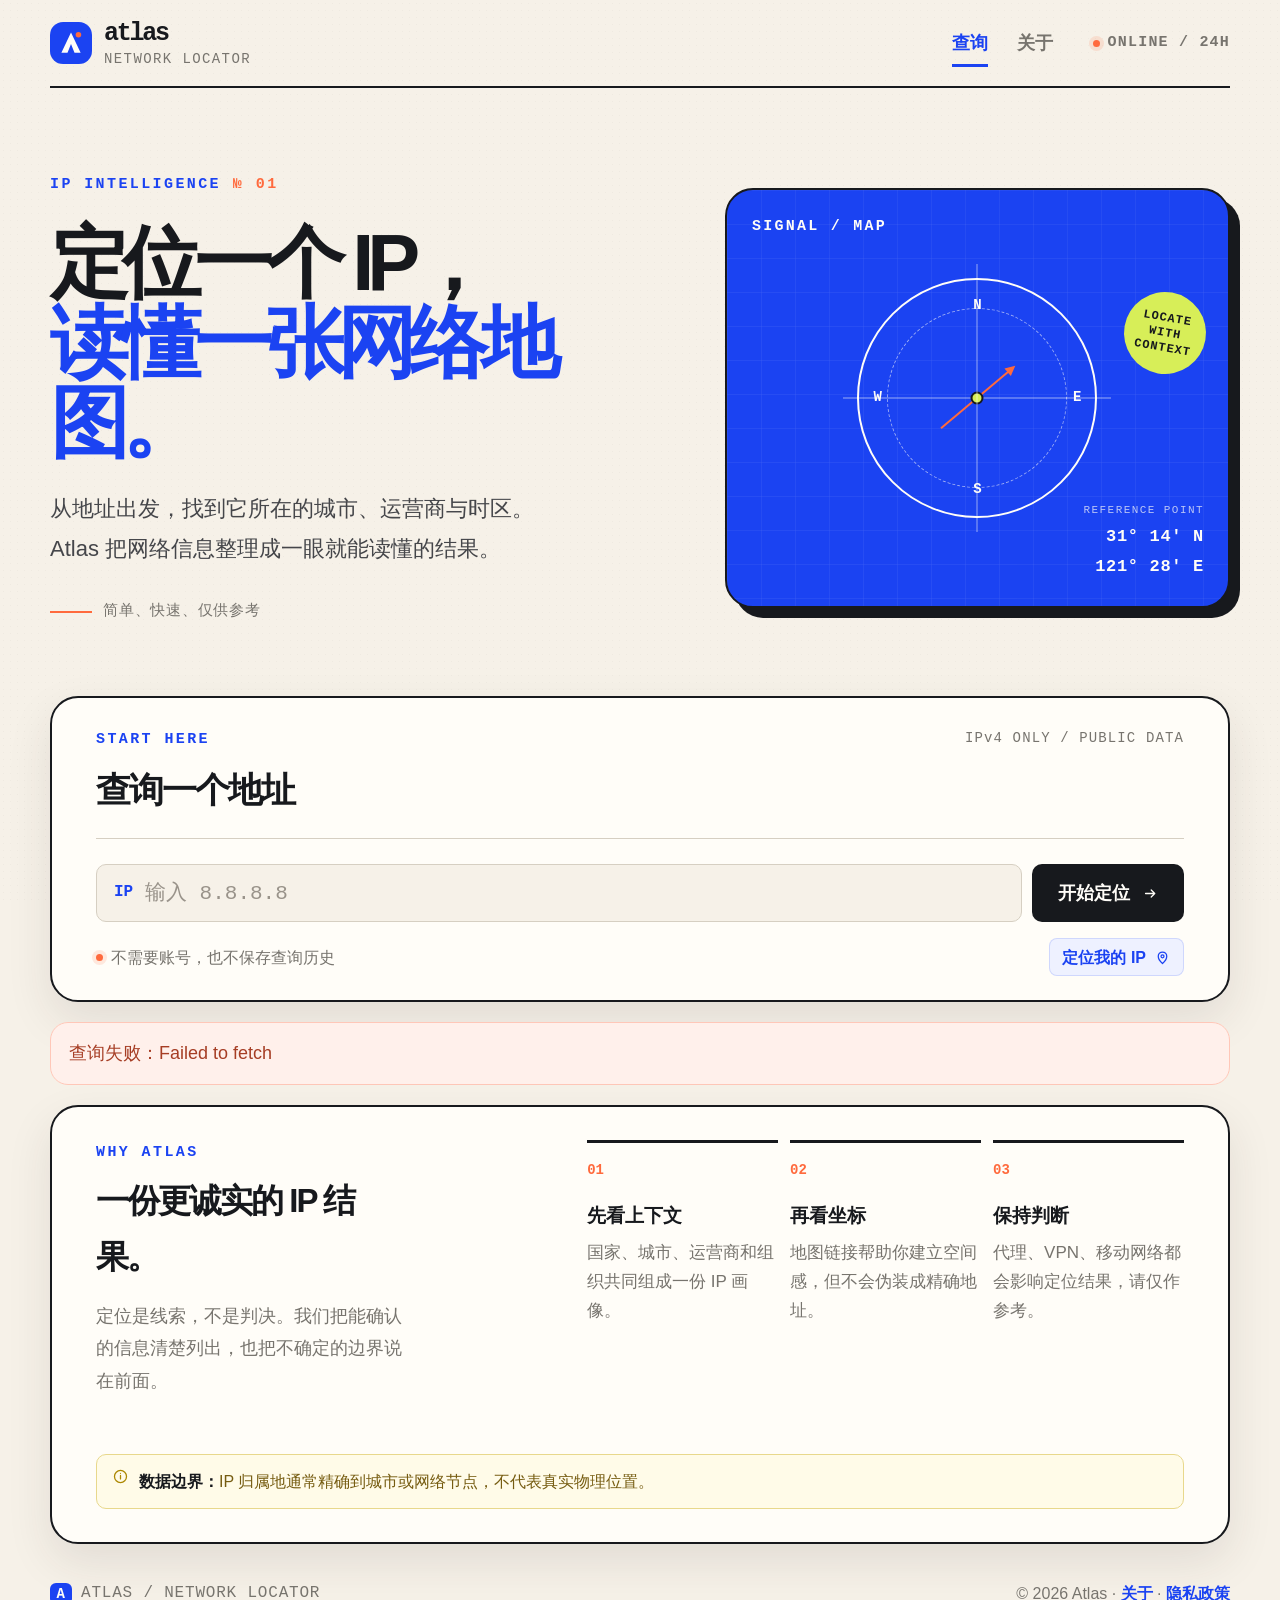
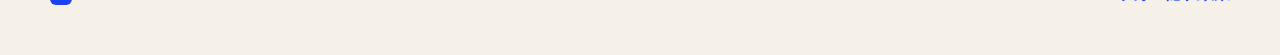
<file: index.html>
<!DOCTYPE html>
<html lang="zh-CN">
<head>
    <meta charset="UTF-8">
    <meta name="viewport" content="width=device-width, initial-scale=1.0">
    <meta name="theme-color" content="#f6f1e8">
    <title>Atlas — IP 归属地查询</title>
    <meta name="description" content="快速查询 IP 地址的网络归属地、运营商、坐标与时区信息。">
    <link rel="icon" href="favicon.svg" type="image/svg+xml">
    <link rel="stylesheet" href="css/style.css">
</head>
<body>
    <div class="site-shell">
        <nav class="top-nav" aria-label="主导航">
            <a class="brand" href="index.html" aria-label="Atlas 首页">
                <span class="brand-mark" aria-hidden="true"><svg viewBox="0 0 48 48" fill="none"><rect width="48" height="48" rx="15" fill="currentColor"></rect><path d="m13 35 11-23 11 23h-7l-4-10-4 10h-7Z" fill="#fffdf8"></path><circle cx="32.5" cy="14.5" r="3.2" fill="#ff6a3d"></circle></svg></span>
                <span class="brand-copy"><strong>atlas</strong><small>network locator</small></span>
            </a>
            <div class="nav-right"><div class="nav-links"><a href="index.html" class="active">查询</a><a href="about.html">关于</a></div><span class="grid-tag"><span></span> ONLINE / 24H</span></div>
        </nav>

        <main>
            <section class="hero-grid" aria-labelledby="hero-title">
                <div class="hero-copy">
                    <p class="eyebrow">IP INTELLIGENCE <span>№ 01</span></p>
                    <h1 id="hero-title">定位一个 IP，<br><span>读懂一张网络地图。</span></h1>
                    <p class="hero-lede">从地址出发，找到它所在的城市、运营商与时区。Atlas 把网络信息整理成一眼就能读懂的结果。</p>
                    <div class="hero-signature"><span class="signature-line"></span><span>简单、快速、仅供参考</span></div>
                </div>
                <div class="hero-art" aria-hidden="true">
                    <div class="art-label">SIGNAL / MAP</div>
                    <div class="art-compass"><span class="compass-n">N</span><span class="compass-e">E</span><span class="compass-s">S</span><span class="compass-w">W</span><div class="compass-cross"></div><div class="compass-needle"></div><div class="compass-dot"></div></div>
                    <div class="art-coordinate"><small>REFERENCE POINT</small><strong>31° 14' N</strong><strong>121° 28' E</strong></div>
                    <div class="art-sticker">LOCATE<br>WITH<br>CONTEXT</div>
                </div>
            </section>

            <section id="lookup" class="lookup-card" aria-labelledby="lookup-title">
                <div class="lookup-card-head"><div><p class="section-kicker">START HERE</p><h2 id="lookup-title">查询一个地址</h2></div><span class="lookup-count">IPv4 ONLY / PUBLIC DATA</span></div>
                <form id="lookupForm" class="search-box" onsubmit="event.preventDefault(); queryIP();">
                    <label class="sr-only" for="ipInput">IP 地址</label>
                    <div class="input-wrap"><span class="input-prefix">IP</span><input type="text" id="ipInput" inputmode="decimal" placeholder="输入 8.8.8.8" autocomplete="off" spellcheck="false"></div>
                    <button id="searchBtn" type="submit"><span class="btn-text">开始定位</span><svg viewBox="0 0 24 24" aria-hidden="true"><path d="M5 12h13m-5-5 5 5-5 5"></path></svg></button>
                </form>
                <div class="lookup-foot"><span><span class="online-dot"></span> 不需要账号，也不保存查询历史</span><button class="btn-secondary" type="button" onclick="queryMyIP()">定位我的 IP <svg viewBox="0 0 24 24" aria-hidden="true"><path d="M12 20.5s6-5.1 6-10.2a6 6 0 1 0-12 0c0 5.1 6 10.2 6 10.2Z"></path><circle cx="12" cy="10.3" r="2.1"></circle></svg></button></div>
            </section>

            <div id="loading" class="loading" role="status" aria-live="polite" style="display: none;"><span class="loading-mark" aria-hidden="true"></span><div><strong>正在定位网络节点</strong><p>Atlas 正在读取公开 IP 数据…</p></div></div>
            <div id="error" class="error" role="alert" aria-live="assertive" style="display: none;"></div>

            <section id="ipInfo" class="result-card" aria-labelledby="result-title" style="display: none;">
                <div class="result-card-top"><span class="section-kicker">FOUND / 01</span><span class="result-label">LOCATION REPORT</span></div>
                <div class="result-heading"><div><p class="section-kicker">IDENTIFIED IP</p><h2 id="result-title"><span id="ipAddress"></span></h2></div><span id="ipType" class="ip-type"><span class="status-dot"></span></span></div>
                <div class="result-layout">
                    <div class="location-block"><span class="data-label">PRIMARY LOCATION</span><div class="location-main"><span class="pin-icon"><svg viewBox="0 0 24 24" aria-hidden="true"><path d="M12 20.5s6-5.1 6-10.2a6 6 0 1 0-12 0c0 5.1 6 10.2 6 10.2Z"></path><circle cx="12" cy="10.3" r="2.1"></circle></svg></span><div><strong id="city"></strong><span><span id="region"></span><i>/</i><span id="country"></span></span></div></div><div class="location-coordinates"><span>COORDINATES</span><strong id="location"></strong></div></div>
                    <div class="data-tile"><span class="data-label">POSTAL CODE</span><strong id="zip"></strong><small>邮政编码</small></div>
                    <div class="data-tile"><span class="data-label">TIMEZONE</span><strong id="timezone"></strong><small>所在时区</small></div>
                    <div class="network-block"><span class="data-label">NETWORK IDENTITY</span><div><span>ISP</span><strong id="isp"></strong></div><div><span>ORG / AS</span><strong id="org"></strong></div></div>
                </div>
                <div class="map-row"><div><span class="data-label">OPEN MAP</span><h3>把结果放回地图</h3><p>通过坐标查看它所在的大致区域。</p></div><div id="mapLink" class="map-link"></div></div>
            </section>

            <section class="guide-section" aria-labelledby="guide-title"><div class="guide-intro"><p class="section-kicker">WHY ATLAS</p><h2 id="guide-title">一份更诚实的 IP 结果。</h2><p>定位是线索，不是判决。我们把能确认的信息清楚列出，也把不确定的边界说在前面。</p></div><div class="guide-list"><div><span>01</span><strong>先看上下文</strong><p>国家、城市、运营商和组织共同组成一份 IP 画像。</p></div><div><span>02</span><strong>再看坐标</strong><p>地图链接帮助你建立空间感，但不会伪装成精确地址。</p></div><div><span>03</span><strong>保持判断</strong><p>代理、VPN、移动网络都会影响定位结果，请仅作参考。</p></div></div><div class="data-notice"><svg viewBox="0 0 24 24" aria-hidden="true"><circle cx="12" cy="12" r="8.5"></circle><path d="M12 10.5v5M12 7.5h.01"></path></svg><span><strong>数据边界：</strong>IP 归属地通常精确到城市或网络节点，不代表真实物理位置。</span></div></section>
        </main>

        <footer><div class="footer-mark"><span>A</span> atlas / network locator</div><p>© 2026 Atlas · <a href="about.html">关于</a> · <a href="privacy.html">隐私政策</a></p></footer>
    </div>
    <script src="js/app.js"></script>
</body>
</html>
</file>
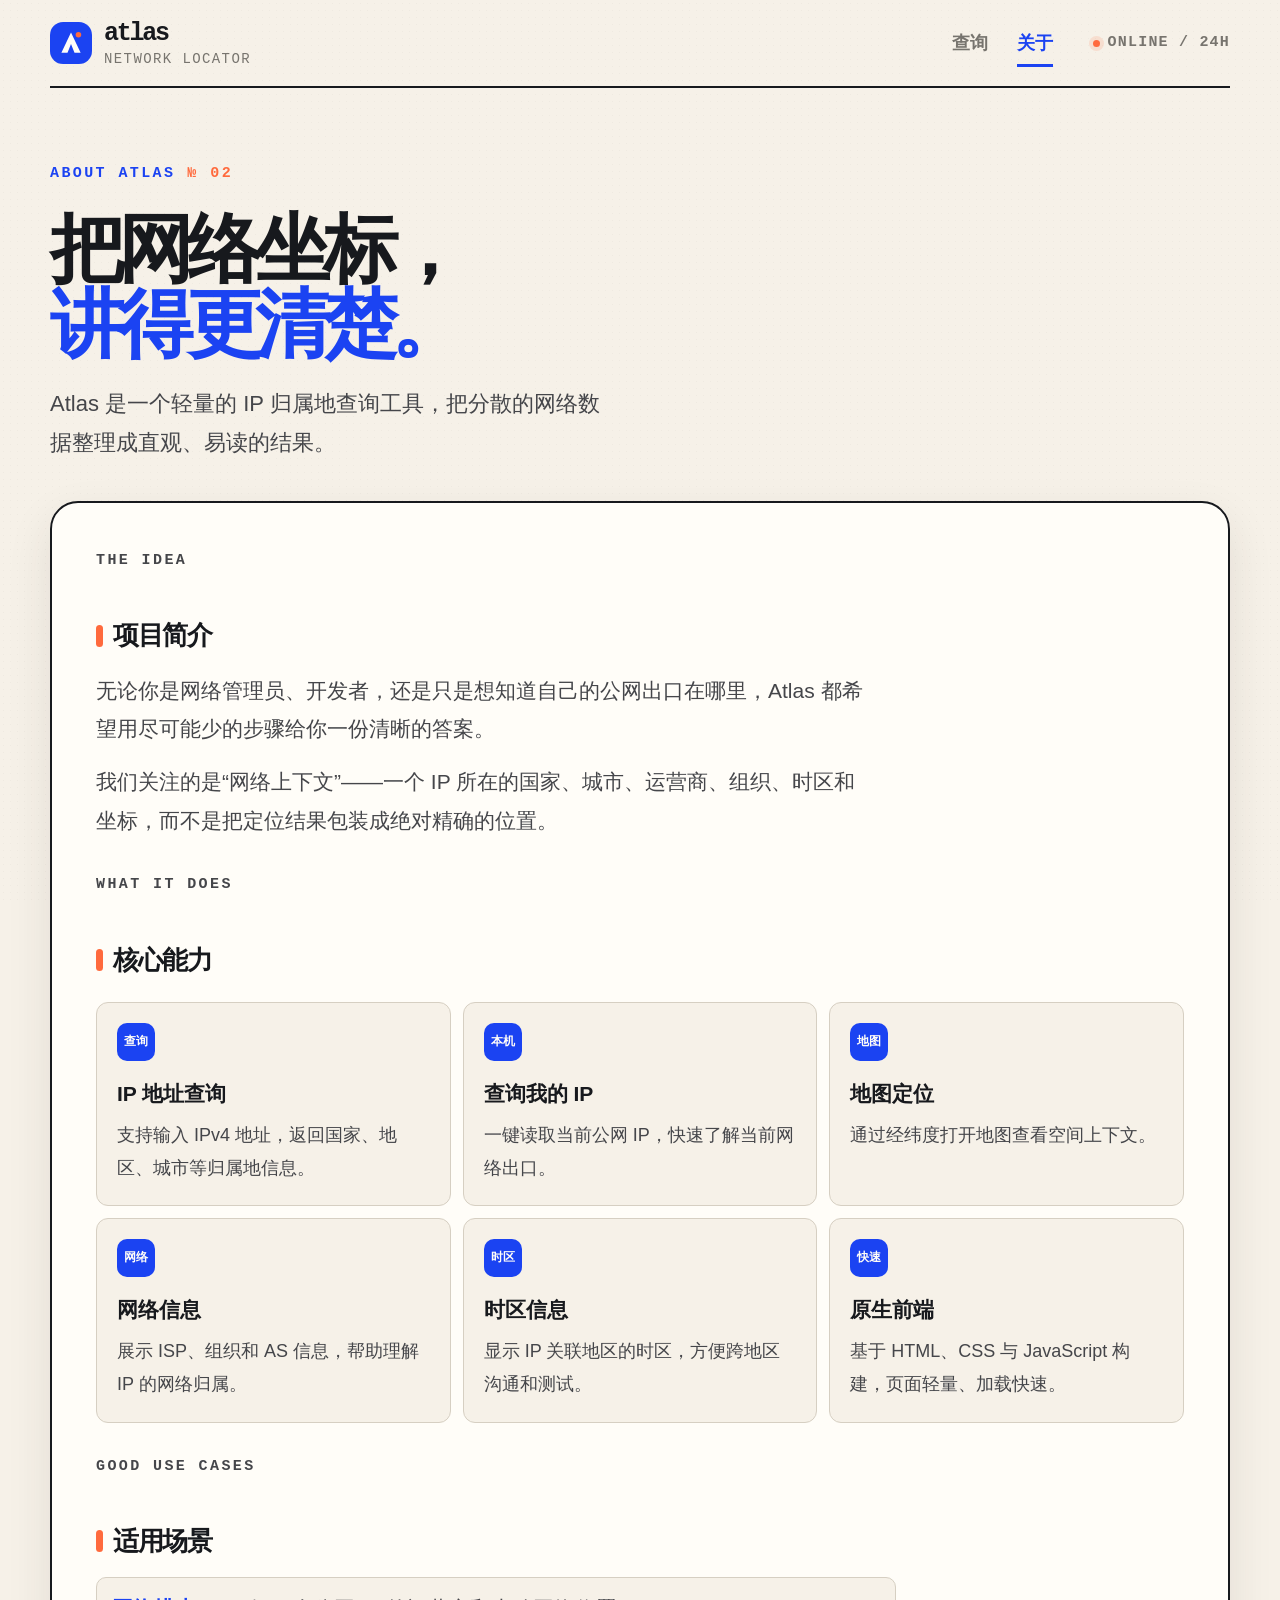
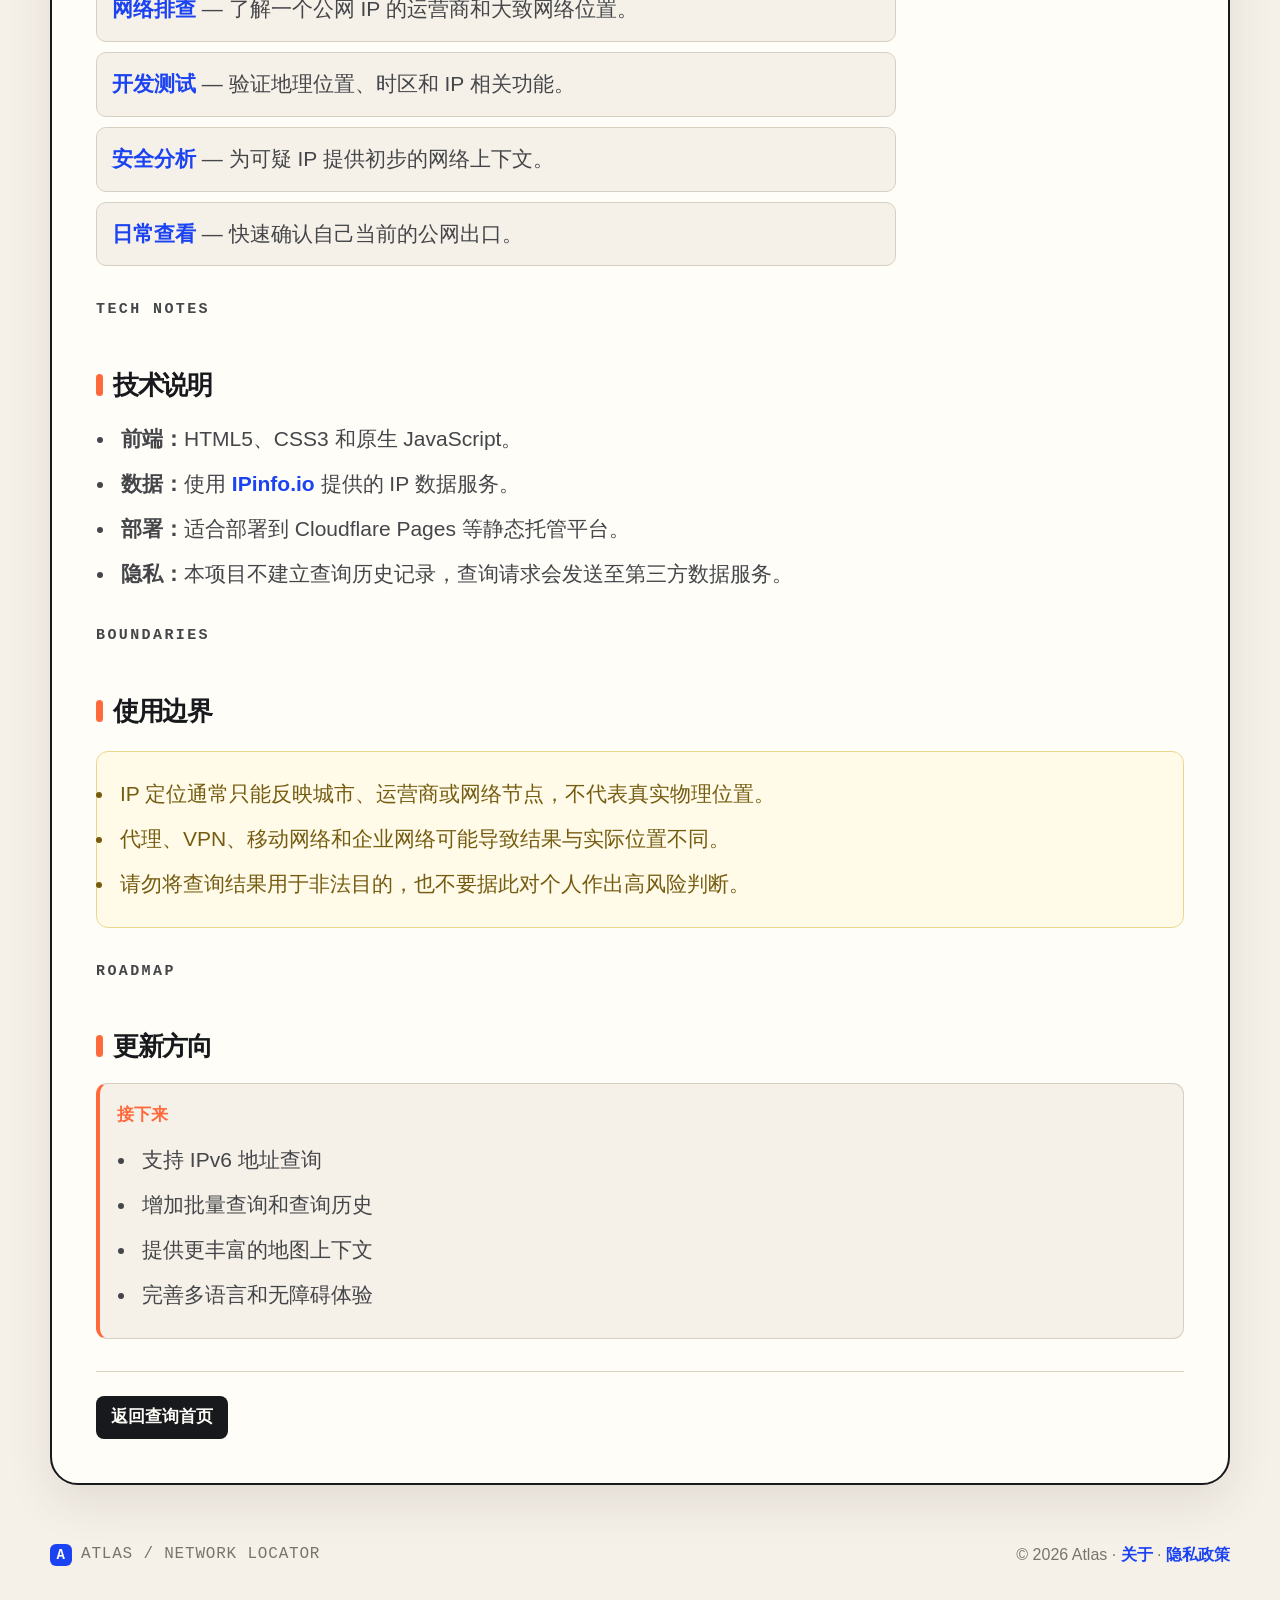
<file: about.html>
<!DOCTYPE html>
<html lang="zh-CN">
<head>
    <meta charset="UTF-8">
    <meta name="viewport" content="width=device-width, initial-scale=1.0">
    <meta name="theme-color" content="#f6f1e8">
    <title>关于 Atlas — IP 归属地查询</title>
    <meta name="description" content="了解 Atlas IP 归属地查询工具的功能、技术和使用边界。">
    <link rel="icon" href="favicon.svg" type="image/svg+xml">
    <link rel="stylesheet" href="css/style.css">
</head>
<body>
    <div class="site-shell">
        <nav class="top-nav" aria-label="主导航">
            <a class="brand" href="index.html" aria-label="Atlas 首页"><span class="brand-mark" aria-hidden="true"><svg viewBox="0 0 48 48" fill="none"><rect width="48" height="48" rx="15" fill="currentColor"></rect><path d="m13 35 11-23 11 23h-7l-4-10-4 10h-7Z" fill="#fffdf8"></path><circle cx="32.5" cy="14.5" r="3.2" fill="#ff6a3d"></circle></svg></span><span class="brand-copy"><strong>atlas</strong><small>network locator</small></span></a>
            <div class="nav-right"><div class="nav-links"><a href="index.html">查询</a><a href="about.html" class="active">关于</a></div><span class="grid-tag"><span></span> ONLINE / 24H</span></div>
        </nav>

        <header class="page-header"><p class="eyebrow">ABOUT ATLAS <span>№ 02</span></p><h1>把网络坐标，<br><em>讲得更清楚。</em></h1><p>Atlas 是一个轻量的 IP 归属地查询工具，把分散的网络数据整理成直观、易读的结果。</p></header>

        <main class="content-section">
            <section class="about-section"><p class="section-kicker">THE IDEA</p><h2>项目简介</h2><p>无论你是网络管理员、开发者，还是只是想知道自己的公网出口在哪里，Atlas 都希望用尽可能少的步骤给你一份清晰的答案。</p><p>我们关注的是“网络上下文”——一个 IP 所在的国家、城市、运营商、组织、时区和坐标，而不是把定位结果包装成绝对精确的位置。</p></section>
            <section class="about-section"><p class="section-kicker">WHAT IT DOES</p><h2>核心能力</h2><div class="features-grid"><article class="feature-item"><div class="feature-icon">查询</div><h3>IP 地址查询</h3><p>支持输入 IPv4 地址，返回国家、地区、城市等归属地信息。</p></article><article class="feature-item"><div class="feature-icon">本机</div><h3>查询我的 IP</h3><p>一键读取当前公网 IP，快速了解当前网络出口。</p></article><article class="feature-item"><div class="feature-icon">地图</div><h3>地图定位</h3><p>通过经纬度打开地图查看空间上下文。</p></article><article class="feature-item"><div class="feature-icon">网络</div><h3>网络信息</h3><p>展示 ISP、组织和 AS 信息，帮助理解 IP 的网络归属。</p></article><article class="feature-item"><div class="feature-icon">时区</div><h3>时区信息</h3><p>显示 IP 关联地区的时区，方便跨地区沟通和测试。</p></article><article class="feature-item"><div class="feature-icon">快速</div><h3>原生前端</h3><p>基于 HTML、CSS 与 JavaScript 构建，页面轻量、加载快速。</p></article></div></section>
            <section class="about-section"><p class="section-kicker">GOOD USE CASES</p><h2>适用场景</h2><ul class="use-cases"><li><strong>网络排查</strong> — 了解一个公网 IP 的运营商和大致网络位置。</li><li><strong>开发测试</strong> — 验证地理位置、时区和 IP 相关功能。</li><li><strong>安全分析</strong> — 为可疑 IP 提供初步的网络上下文。</li><li><strong>日常查看</strong> — 快速确认自己当前的公网出口。</li></ul></section>
            <section class="about-section"><p class="section-kicker">TECH NOTES</p><h2>技术说明</h2><ul><li><strong>前端：</strong>HTML5、CSS3 和原生 JavaScript。</li><li><strong>数据：</strong>使用 <a href="https://ipinfo.io" target="_blank" rel="noreferrer">IPinfo.io</a> 提供的 IP 数据服务。</li><li><strong>部署：</strong>适合部署到 Cloudflare Pages 等静态托管平台。</li><li><strong>隐私：</strong>本项目不建立查询历史记录，查询请求会发送至第三方数据服务。</li></ul></section>
            <section class="about-section"><p class="section-kicker">BOUNDARIES</p><h2>使用边界</h2><div class="disclaimer"><ul><li>IP 定位通常只能反映城市、运营商或网络节点，不代表真实物理位置。</li><li>代理、VPN、移动网络和企业网络可能导致结果与实际位置不同。</li><li>请勿将查询结果用于非法目的，也不要据此对个人作出高风险判断。</li></ul></div></section>
            <section class="about-section"><p class="section-kicker">ROADMAP</p><h2>更新方向</h2><div class="changelog-item"><h4>接下来</h4><ul><li>支持 IPv6 地址查询</li><li>增加批量查询和查询历史</li><li>提供更丰富的地图上下文</li><li>完善多语言和无障碍体验</li></ul></div></section>
            <div class="back-link"><a href="index.html">返回查询首页</a></div>
        </main>
        <footer><div class="footer-mark"><span>A</span> atlas / network locator</div><p>© 2026 Atlas · <a href="about.html">关于</a> · <a href="privacy.html">隐私政策</a></p></footer>
    </div>
</body>
</html>
</file>
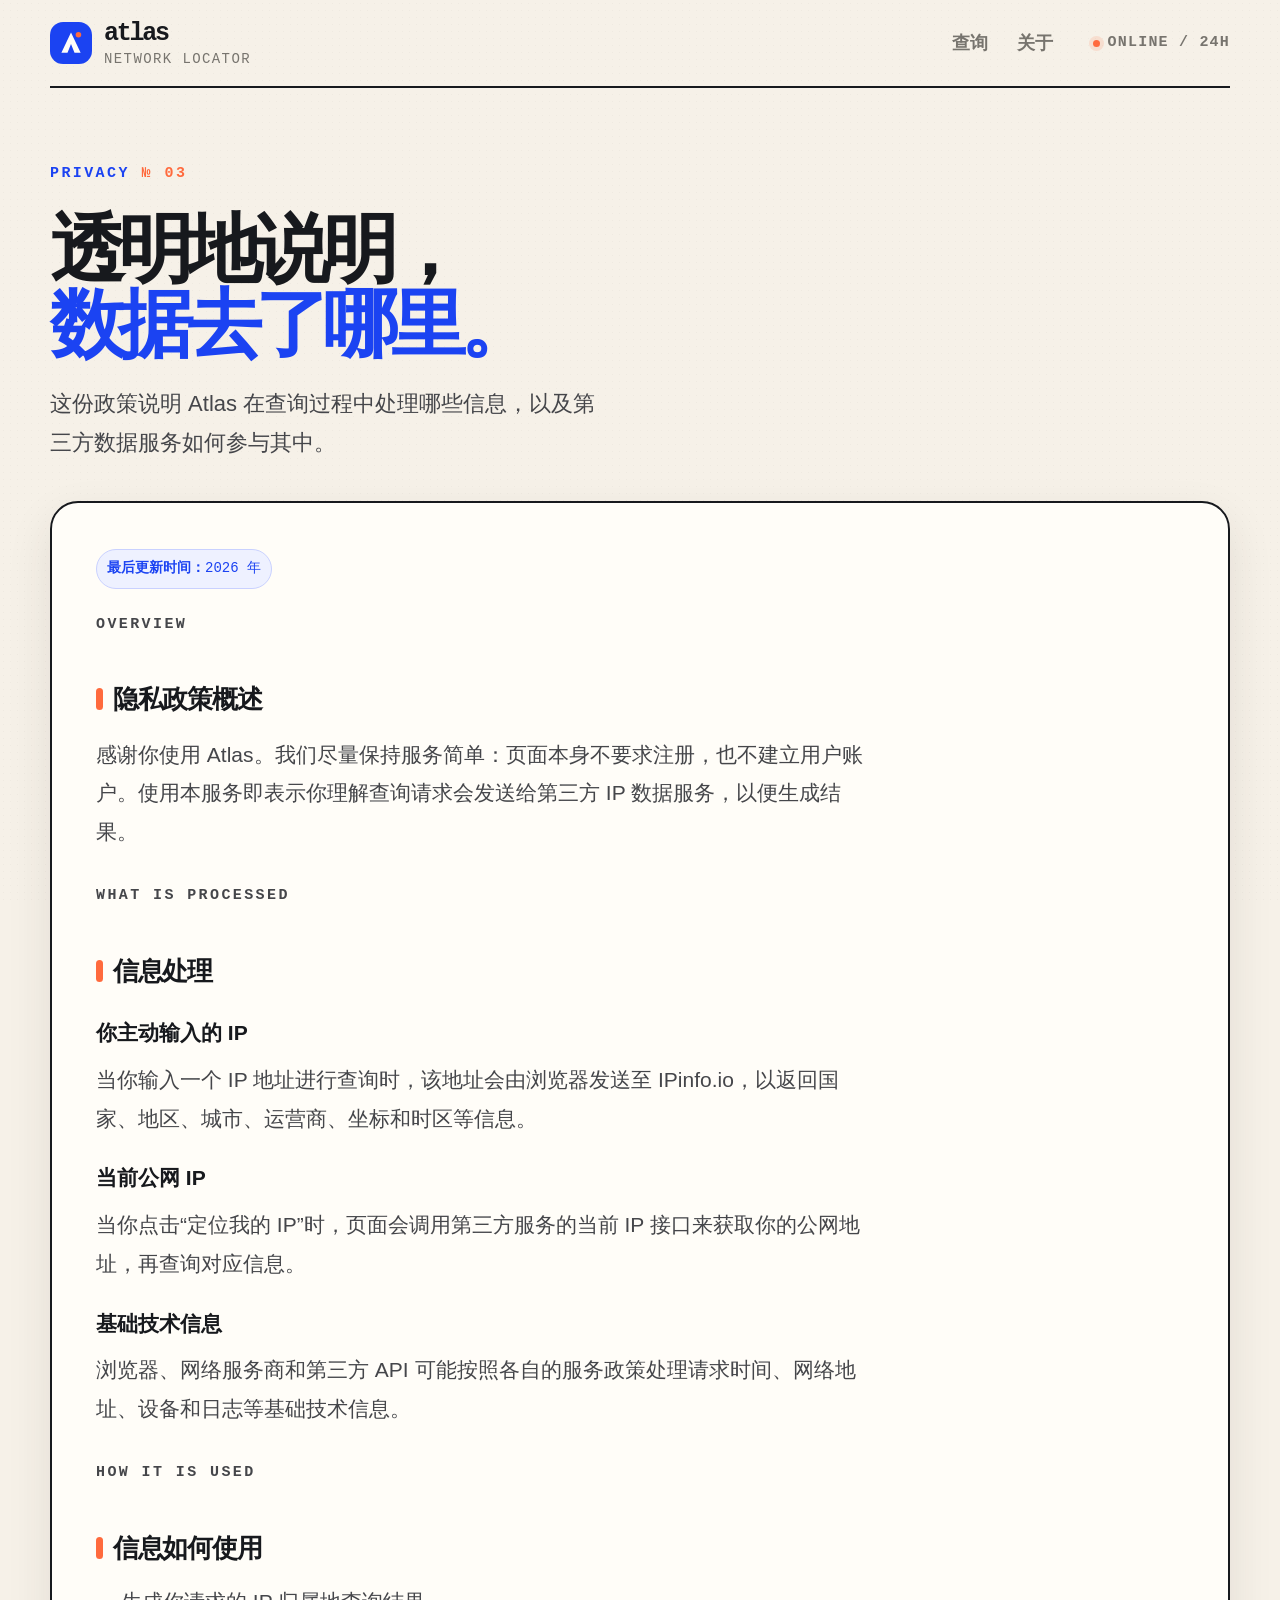
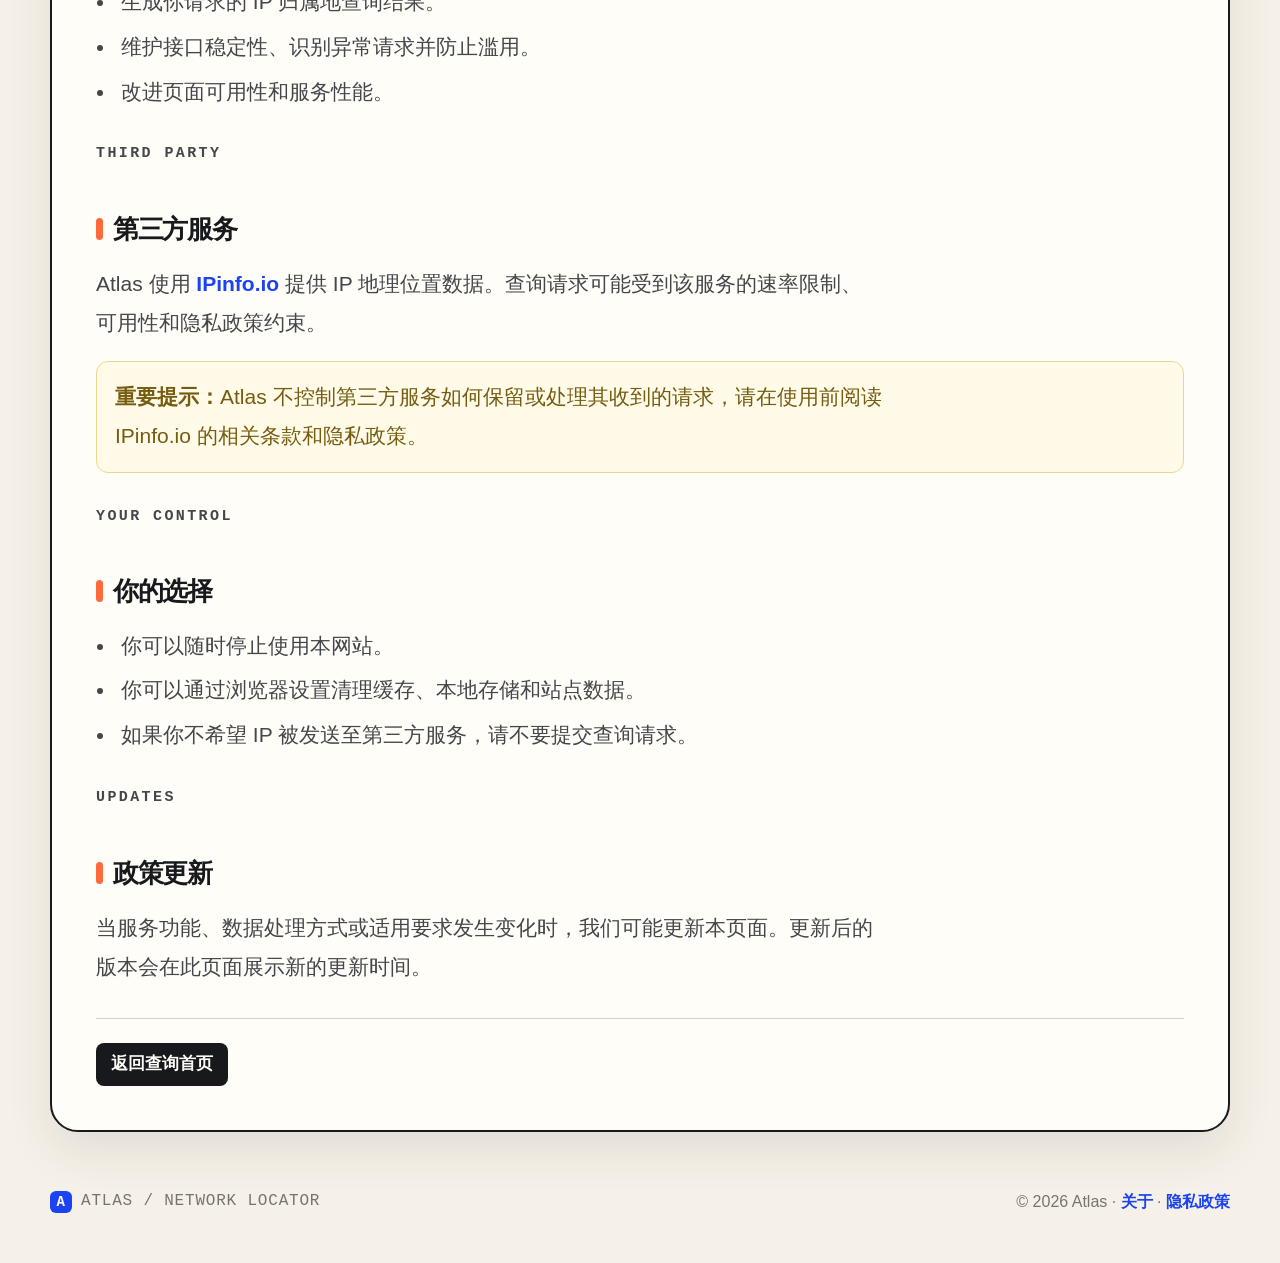
<file: privacy.html>
<!DOCTYPE html>
<html lang="zh-CN">
<head>
    <meta charset="UTF-8">
    <meta name="viewport" content="width=device-width, initial-scale=1.0">
    <meta name="theme-color" content="#f6f1e8">
    <title>隐私政策 — Atlas</title>
    <meta name="description" content="Atlas IP 归属地查询工具的隐私政策。">
    <link rel="icon" href="favicon.svg" type="image/svg+xml">
    <link rel="stylesheet" href="css/style.css">
</head>
<body>
    <div class="site-shell">
        <nav class="top-nav" aria-label="主导航">
            <a class="brand" href="index.html" aria-label="Atlas 首页"><span class="brand-mark" aria-hidden="true"><svg viewBox="0 0 48 48" fill="none"><rect width="48" height="48" rx="15" fill="currentColor"></rect><path d="m13 35 11-23 11 23h-7l-4-10-4 10h-7Z" fill="#fffdf8"></path><circle cx="32.5" cy="14.5" r="3.2" fill="#ff6a3d"></circle></svg></span><span class="brand-copy"><strong>atlas</strong><small>network locator</small></span></a>
            <div class="nav-right"><div class="nav-links"><a href="index.html">查询</a><a href="about.html">关于</a></div><span class="grid-tag"><span></span> ONLINE / 24H</span></div>
        </nav>

        <header class="page-header"><p class="eyebrow">PRIVACY <span>№ 03</span></p><h1>透明地说明，<br><em>数据去了哪里。</em></h1><p>这份政策说明 Atlas 在查询过程中处理哪些信息，以及第三方数据服务如何参与其中。</p></header>

        <main class="content-section">
            <p class="last-updated"><strong>最后更新时间：</strong>2026 年</p>
            <section class="policy-section"><p class="section-kicker">OVERVIEW</p><h2>隐私政策概述</h2><p>感谢你使用 Atlas。我们尽量保持服务简单：页面本身不要求注册，也不建立用户账户。使用本服务即表示你理解查询请求会发送给第三方 IP 数据服务，以便生成结果。</p></section>
            <section class="policy-section"><p class="section-kicker">WHAT IS PROCESSED</p><h2>信息处理</h2><h3>你主动输入的 IP</h3><p>当你输入一个 IP 地址进行查询时，该地址会由浏览器发送至 IPinfo.io，以返回国家、地区、城市、运营商、坐标和时区等信息。</p><h3>当前公网 IP</h3><p>当你点击“定位我的 IP”时，页面会调用第三方服务的当前 IP 接口来获取你的公网地址，再查询对应信息。</p><h3>基础技术信息</h3><p>浏览器、网络服务商和第三方 API 可能按照各自的服务政策处理请求时间、网络地址、设备和日志等基础技术信息。</p></section>
            <section class="policy-section"><p class="section-kicker">HOW IT IS USED</p><h2>信息如何使用</h2><ul><li>生成你请求的 IP 归属地查询结果。</li><li>维护接口稳定性、识别异常请求并防止滥用。</li><li>改进页面可用性和服务性能。</li></ul></section>
            <section class="policy-section"><p class="section-kicker">THIRD PARTY</p><h2>第三方服务</h2><p>Atlas 使用 <a href="https://ipinfo.io" target="_blank" rel="noreferrer">IPinfo.io</a> 提供 IP 地理位置数据。查询请求可能受到该服务的速率限制、可用性和隐私政策约束。</p><div class="policy-notice"><p><strong>重要提示：</strong>Atlas 不控制第三方服务如何保留或处理其收到的请求，请在使用前阅读 IPinfo.io 的相关条款和隐私政策。</p></div></section>
            <section class="policy-section"><p class="section-kicker">YOUR CONTROL</p><h2>你的选择</h2><ul><li>你可以随时停止使用本网站。</li><li>你可以通过浏览器设置清理缓存、本地存储和站点数据。</li><li>如果你不希望 IP 被发送至第三方服务，请不要提交查询请求。</li></ul></section>
            <section class="policy-section"><p class="section-kicker">UPDATES</p><h2>政策更新</h2><p>当服务功能、数据处理方式或适用要求发生变化时，我们可能更新本页面。更新后的版本会在此页面展示新的更新时间。</p></section>
            <div class="back-link"><a href="index.html">返回查询首页</a></div>
        </main>
        <footer><div class="footer-mark"><span>A</span> atlas / network locator</div><p>© 2026 Atlas · <a href="about.html">关于</a> · <a href="privacy.html">隐私政策</a></p></footer>
    </div>
</body>
</html>
</file>
<file: css/style.css>
:root {
    --paper: #f6f1e8;
    --paper-deep: #ebe4d7;
    --white: #fffdf8;
    --ink: #17191d;
    --ink-soft: #45464a;
    --muted: #77746e;
    --line: #d6cfc2;
    --blue: #1b43f2;
    --blue-dark: #1233c8;
    --orange: #ff6a3d;
    --lime: #d7ee58;
    --shadow: 0 18px 45px rgba(48, 43, 35, .1);
    --radius-xl: 28px;
    --radius-lg: 18px;
    --radius-md: 11px;
}

* { box-sizing: border-box; margin: 0; padding: 0; }
html { scroll-behavior: smooth; }
body {
    min-width: 320px;
    min-height: 100vh;
    color: var(--ink);
    background: var(--paper);
    font-family: Inter, ui-sans-serif, -apple-system, BlinkMacSystemFont, "Segoe UI", "PingFang SC", "Microsoft YaHei", sans-serif;
    font-size: 21px;
    line-height: 1.7;
    -webkit-font-smoothing: antialiased;
}
body::before {
    position: fixed;
    z-index: -1;
    inset: 0;
    opacity: .38;
    background-image: radial-gradient(rgba(23, 25, 29, .08) .6px, transparent .7px);
    background-size: 7px 7px;
    content: "";
    pointer-events: none;
}
a { color: inherit; }
button, input { font: inherit; }
button { cursor: pointer; }
.site-shell { width: min(1180px, calc(100% - 48px)); margin: 0 auto; }

.top-nav { display: flex; min-height: 88px; align-items: center; justify-content: space-between; border-bottom: 2px solid var(--ink); }
.brand { display: inline-flex; align-items: center; gap: 12px; color: var(--ink); text-decoration: none; }
.brand-mark { display: grid; width: 42px; height: 42px; place-items: center; color: var(--blue); }
.brand-mark svg { width: 42px; height: 42px; }
.brand-copy { display: grid; line-height: 1; }
.brand-copy strong { font-family: ui-monospace, SFMono-Regular, Menlo, Consolas, monospace; font-size: 25px; font-weight: 900; letter-spacing: -.09em; text-transform: lowercase; }
.brand-copy small { margin-top: 6px; color: var(--muted); font-family: ui-monospace, monospace; font-size: 14px; letter-spacing: .1em; text-transform: uppercase; }
.nav-right { display: flex; align-items: center; gap: 28px; }
.nav-links { display: flex; gap: 5px; }
.nav-links a { position: relative; padding: 9px 12px; color: var(--muted); border-radius: 7px; font-size: 18px; font-weight: 700; text-decoration: none; transition: color .2s ease, background .2s ease; }
.nav-links a:hover, .nav-links a:focus-visible { color: var(--ink); background: rgba(27, 67, 242, .08); }
.nav-links a.active { color: var(--blue); }
.nav-links a.active::after { position: absolute; right: 12px; bottom: 0; left: 12px; height: 3px; background: var(--blue); content: ""; }
.grid-tag { display: inline-flex; align-items: center; gap: 8px; color: var(--muted); font-family: ui-monospace, monospace; font-size: 15px; font-weight: 700; letter-spacing: .08em; }
.grid-tag > span, .online-dot { display: inline-block; width: 7px; height: 7px; background: var(--orange); border-radius: 50%; box-shadow: 0 0 0 4px rgba(255, 106, 61, .14); }

.hero-grid { display: grid; grid-template-columns: minmax(0, 1.08fr) minmax(360px, .92fr); gap: 82px; align-items: center; padding: 84px 0 72px; }
.eyebrow, .section-kicker, .data-label { color: var(--blue); font-family: ui-monospace, SFMono-Regular, Menlo, Consolas, monospace; font-size: 15px; font-weight: 800; letter-spacing: .16em; text-transform: uppercase; }
.eyebrow { display: flex; align-items: center; gap: 12px; margin-bottom: 25px; }
.eyebrow span { color: var(--orange); }
.hero-copy h1 { max-width: 680px; font-size: clamp(47px, 6.2vw, 85px); font-weight: 850; letter-spacing: -.09em; line-height: 1.01; }
.hero-copy h1 span { color: var(--blue); }
.hero-lede { max-width: 520px; margin-top: 26px; color: var(--ink-soft); font-size: 22px; line-height: 1.82; }
.hero-signature { display: flex; align-items: center; gap: 11px; margin-top: 30px; color: var(--muted); font-family: ui-monospace, monospace; font-size: 15px; letter-spacing: .05em; }
.signature-line { width: 42px; height: 2px; background: var(--orange); }

.hero-art { position: relative; min-height: 420px; overflow: hidden; background: var(--blue); border: 2px solid var(--ink); border-radius: var(--radius-xl); box-shadow: 10px 10px 0 var(--ink); }
.hero-art::before { position: absolute; inset: 0; opacity: .23; background-image: linear-gradient(rgba(255, 253, 248, .23) 1px, transparent 1px), linear-gradient(90deg, rgba(255, 253, 248, .23) 1px, transparent 1px); background-size: 34px 34px; content: ""; }
.art-label { position: absolute; top: 24px; left: 25px; color: var(--white); font-family: ui-monospace, monospace; font-size: 15px; font-weight: 800; letter-spacing: .15em; }
.art-compass { position: absolute; top: 50%; left: 50%; width: 240px; height: 240px; border: 2px solid var(--white); border-radius: 50%; transform: translate(-50%, -50%); }
.art-compass::before, .art-compass::after { position: absolute; top: 50%; left: 50%; width: 268px; height: 1px; background: rgba(255, 253, 248, .55); content: ""; transform: translate(-50%, -50%); }
.art-compass::after { transform: translate(-50%, -50%) rotate(90deg); }
.compass-n, .compass-e, .compass-s, .compass-w { position: absolute; color: var(--white); font-family: ui-monospace, monospace; font-size: 14px; font-weight: 800; }
.compass-n { top: 14px; left: 50%; transform: translateX(-50%); }
.compass-e { top: 50%; right: 14px; transform: translateY(-50%); }
.compass-s { bottom: 14px; left: 50%; transform: translateX(-50%); }
.compass-w { top: 50%; left: 14px; transform: translateY(-50%); }
.compass-cross { position: absolute; inset: 28px; border: 1px dashed rgba(255, 253, 248, .55); border-radius: 50%; }
.compass-needle { position: absolute; top: 50%; left: 50%; width: 94px; height: 2px; background: var(--orange); transform: translate(-50%, -50%) rotate(-40deg); transform-origin: center; }
.compass-needle::after { position: absolute; right: -3px; top: -4px; width: 0; height: 0; border-top: 5px solid transparent; border-bottom: 5px solid transparent; border-left: 10px solid var(--orange); content: ""; }
.compass-dot { position: absolute; top: 50%; left: 50%; width: 13px; height: 13px; background: var(--lime); border: 2px solid var(--ink); border-radius: 50%; transform: translate(-50%, -50%); }
.art-coordinate { position: absolute; right: 24px; bottom: 24px; display: grid; gap: 1px; color: var(--white); font-family: ui-monospace, monospace; text-align: right; }
.art-coordinate small { margin-bottom: 3px; color: rgba(255, 253, 248, .7); font-size: 11px; letter-spacing: .13em; }
.art-coordinate strong { font-size: 17px; letter-spacing: .04em; }
.art-sticker { position: absolute; top: 102px; right: 22px; display: grid; width: 82px; height: 82px; place-content: center; color: var(--ink); background: var(--lime); border-radius: 50%; font-family: ui-monospace, monospace; font-size: 12px; font-weight: 900; letter-spacing: .08em; line-height: 1.25; text-align: center; transform: rotate(10deg); }

.lookup-card, .result-card, .guide-section, .content-section { background: var(--white); border: 2px solid var(--ink); border-radius: var(--radius-xl); box-shadow: var(--shadow); }
.lookup-card { padding: 29px clamp(22px, 4vw, 44px) 24px; }
.lookup-card-head { display: flex; align-items: flex-start; justify-content: space-between; gap: 18px; padding-bottom: 19px; border-bottom: 1px solid var(--line); }
.lookup-card h2, .guide-intro h2 { margin-top: 7px; color: var(--ink); font-size: 35px; letter-spacing: -.06em; }
.lookup-count { color: var(--muted); font-family: ui-monospace, monospace; font-size: 14px; letter-spacing: .08em; }
.search-box { display: flex; gap: 10px; margin-top: 25px; }
.input-wrap { position: relative; flex: 1; }
.input-prefix { position: absolute; top: 50%; left: 18px; color: var(--blue); font-family: ui-monospace, monospace; font-size: 16px; font-weight: 900; transform: translateY(-50%); }
#ipInput { width: 100%; min-height: 58px; padding: 0 18px 0 48px; color: var(--ink); background: var(--paper); border: 1px solid var(--line); border-radius: 10px; outline: none; font-family: ui-monospace, monospace; font-size: 21px; transition: border-color .2s ease, box-shadow .2s ease, background .2s ease; }
#ipInput::placeholder { color: #99938a; }
#ipInput:focus { background: var(--white); border-color: var(--blue); box-shadow: 0 0 0 4px rgba(27, 67, 242, .12); }
#searchBtn { display: inline-flex; min-width: 152px; min-height: 58px; align-items: center; justify-content: center; gap: 12px; padding: 0 20px; color: var(--white); background: var(--ink); border: 0; border-radius: 10px; font-size: 18px; font-weight: 800; transition: background .2s ease, transform .2s ease; }
#searchBtn:hover { background: var(--blue); transform: translateY(-2px); }
#searchBtn:active { transform: translateY(0); }
#searchBtn:disabled { cursor: wait; opacity: .6; transform: none; }
#searchBtn svg, .btn-secondary svg, .data-notice svg, .map-link svg { width: 17px; height: 17px; fill: none; stroke: currentColor; stroke-linecap: round; stroke-linejoin: round; stroke-width: 1.8; }
.lookup-foot { display: flex; align-items: center; justify-content: space-between; gap: 15px; margin-top: 16px; color: var(--muted); font-size: 16px; }
.lookup-foot > span { display: inline-flex; align-items: center; gap: 8px; }
.btn-secondary { display: inline-flex; min-height: 38px; align-items: center; gap: 8px; padding: 0 12px; color: var(--blue); background: #eef1ff; border: 1px solid rgba(27, 67, 242, .15); border-radius: 8px; font-size: 16px; font-weight: 800; transition: background .2s ease, color .2s ease; }
.btn-secondary:hover { color: var(--white); background: var(--blue); }

.loading, .error { margin-top: 20px; border-radius: var(--radius-lg); }
.loading { display: flex; min-height: 90px; align-items: center; justify-content: center; gap: 14px; padding: 20px; color: var(--blue); background: #eef1ff; border: 1px solid #c9d1ff; }
.loading strong { display: block; font-size: 18px; }
.loading p { margin-top: 2px; color: var(--muted); font-size: 16px; }
.loading-mark { width: 24px; height: 24px; border: 3px solid rgba(27, 67, 242, .18); border-top-color: var(--blue); border-radius: 50%; animation: spin .8s linear infinite; }
@keyframes spin { to { transform: rotate(360deg); } }
.error { padding: 15px 18px; color: #a63d24; background: #fff0eb; border: 1px solid #ffc7b8; font-size: 18px; }

.result-card { margin-top: 20px; padding: 29px clamp(22px, 4vw, 44px) 34px; animation: reveal .35s ease-out both; }
@keyframes reveal { from { opacity: 0; transform: translateY(8px); } to { opacity: 1; transform: translateY(0); } }
.result-card-top { display: flex; justify-content: space-between; padding-bottom: 17px; border-bottom: 1px solid var(--line); }
.result-label { color: var(--muted); font-family: ui-monospace, monospace; font-size: 14px; letter-spacing: .1em; }
.result-heading { display: flex; align-items: flex-end; justify-content: space-between; gap: 20px; padding: 27px 0 21px; border-bottom: 1px solid var(--line); }
.result-heading h2 { margin-top: 5px; color: var(--ink); font-family: ui-monospace, monospace; font-size: clamp(31px, 5vw, 47px); letter-spacing: -.08em; }
.ip-type { display: inline-flex; align-items: center; gap: 8px; padding: 8px 11px; color: var(--blue); background: #eef1ff; border: 1px solid #c9d1ff; border-radius: 999px; font-family: ui-monospace, monospace; font-size: 15px; font-weight: 800; white-space: nowrap; }
.status-dot { width: 6px; height: 6px; background: var(--orange); border-radius: 50%; }
.result-layout { display: grid; grid-template-columns: 2fr 1fr 1fr; gap: 12px; margin-top: 22px; }
.location-block, .data-tile, .network-block { min-height: 145px; padding: 19px; background: var(--paper); border: 1px solid var(--line); border-radius: 12px; }
.location-block { grid-row: span 2; }
.location-main { display: flex; align-items: center; gap: 13px; margin-top: 22px; }
.pin-icon { display: grid; width: 37px; height: 37px; place-items: center; color: var(--orange); background: #fff0eb; border-radius: 10px; }
.pin-icon svg { width: 19px; height: 19px; fill: none; stroke: currentColor; stroke-linecap: round; stroke-linejoin: round; stroke-width: 1.6; }
.location-main strong { display: block; color: var(--ink); font-size: 28px; letter-spacing: -.05em; }
.location-main > div > span { display: block; margin-top: 2px; color: var(--muted); font-size: 17px; }
.location-main i { padding: 0 6px; color: #aaa298; font-style: normal; }
.location-coordinates { display: flex; justify-content: space-between; gap: 10px; margin-top: 22px; padding-top: 11px; border-top: 1px solid var(--line); color: var(--muted); font-family: ui-monospace, monospace; font-size: 12px; }
.location-coordinates strong { color: var(--blue); font-weight: 600; }
.data-tile strong { display: block; min-height: 28px; margin-top: 24px; color: var(--ink); font-family: ui-monospace, monospace; font-size: 24px; overflow-wrap: anywhere; }
.data-tile small { color: var(--muted); font-size: 16px; }
.network-block { display: grid; grid-template-columns: 1fr 1fr; grid-column: 2 / -1; gap: 18px; }
.network-block > .data-label { grid-column: 1 / -1; }
.network-block div span { display: block; color: var(--muted); font-family: ui-monospace, monospace; font-size: 14px; }
.network-block div strong { display: block; margin-top: 6px; overflow-wrap: anywhere; color: var(--ink); font-size: 18px; }
.map-row { display: flex; align-items: center; justify-content: space-between; gap: 22px; margin-top: 22px; padding-top: 23px; border-top: 1px solid var(--line); }
.map-row h3 { margin-top: 5px; color: var(--ink); font-size: 21px; letter-spacing: -.04em; }
.map-row p { margin-top: 3px; color: var(--muted); font-size: 17px; }
.map-link { display: flex; flex-wrap: wrap; justify-content: flex-end; gap: 8px; }
.map-link p { width: 100%; color: var(--muted); font-family: ui-monospace, monospace; font-size: 13px; text-align: right; }
.map-link a { display: inline-flex; min-height: 39px; align-items: center; padding: 0 12px; color: var(--white); background: var(--ink); border-radius: 8px; font-size: 16px; font-weight: 800; text-decoration: none; transition: background .2s ease, transform .2s ease; }
.map-link a:hover { background: var(--blue); transform: translateY(-2px); }

.guide-section { display: grid; grid-template-columns: .85fr 1.15fr; gap: 50px; margin-top: 20px; padding: 33px clamp(22px, 4vw, 44px); }
.guide-intro h2 { max-width: 310px; font-size: 33px; }
.guide-intro > p:last-child { max-width: 310px; margin-top: 15px; color: var(--muted); font-size: 18px; line-height: 1.8; }
.guide-list { display: grid; grid-template-columns: repeat(3, 1fr); gap: 12px; }
.guide-list > div { padding: 16px 0; border-top: 3px solid var(--ink); }
.guide-list span { display: block; color: var(--orange); font-family: ui-monospace, monospace; font-size: 14px; font-weight: 800; }
.guide-list strong { display: block; margin-top: 17px; color: var(--ink); font-size: 19px; }
.guide-list p { margin-top: 7px; color: var(--muted); font-size: 17px; line-height: 1.7; }
.data-notice { grid-column: 1 / -1; display: flex; align-items: flex-start; gap: 10px; margin-top: 7px; padding: 13px 15px; color: #765c11; background: #fffbe8; border: 1px solid #e8d88c; border-radius: 10px; font-size: 16px; }
.data-notice svg { flex: 0 0 auto; color: #ac8700; }
.data-notice strong { color: var(--ink); }

footer { display: flex; align-items: center; justify-content: space-between; gap: 20px; padding: 36px 0 48px; color: var(--muted); font-size: 16px; }
.footer-mark { display: inline-flex; align-items: center; gap: 9px; color: var(--muted); font-family: ui-monospace, monospace; letter-spacing: .05em; text-transform: uppercase; }
.footer-mark span { display: grid; width: 22px; height: 22px; place-items: center; color: var(--white); background: var(--blue); border-radius: 6px; font-size: 14px; font-weight: 900; }
footer a, .content-section a { color: var(--blue); font-weight: 800; text-decoration: none; }
footer a:hover, .content-section a:hover { text-decoration: underline; }

/* About and privacy pages */
.page-header { padding: 73px 0 38px; }
.page-header h1 { max-width: 760px; font-size: clamp(46px, 6vw, 75px); letter-spacing: -.09em; line-height: 1; }
.page-header h1 em { color: var(--blue); font-style: normal; }
.page-header > p:last-child { max-width: 560px; margin-top: 22px; color: var(--ink-soft); font-size: 22px; line-height: 1.8; }
.content-section { margin-bottom: 20px; padding: clamp(24px, 5vw, 44px); }
.content-section p { max-width: 780px; margin-bottom: 14px; color: var(--ink-soft); line-height: 1.85; }
.content-section h2 { display: flex; align-items: center; gap: 10px; margin: 39px 0 14px; color: var(--ink); font-size: 26px; letter-spacing: -.05em; }
.content-section h2::before { width: 7px; height: 22px; background: var(--orange); border-radius: 4px; content: ""; }
.content-section h3 { margin: 22px 0 10px; color: var(--ink); font-size: 21px; }
.content-section h4 { color: var(--ink); font-size: 17px; }
.content-section ul { max-width: 800px; margin: 13px 0 20px 20px; color: var(--ink-soft); }
.content-section li { margin: 8px 0; padding-left: 5px; line-height: 1.75; }
.last-updated { display: inline-block; margin-bottom: 22px !important; padding: 6px 10px; color: var(--blue) !important; background: #eef1ff; border: 1px solid #c9d1ff; border-radius: 999px; font-family: ui-monospace, monospace; font-size: 14px; }
.policy-section, .about-section { margin-bottom: 30px; }
.policy-notice, .disclaimer { margin: 18px 0; padding: 16px 18px; color: #765c11; background: #fffbe8; border: 1px solid #e8d88c; border-radius: 12px; }
.policy-notice p, .disclaimer ul { margin: 0; color: inherit; }
.features-grid { display: grid; grid-template-columns: repeat(3, minmax(0, 1fr)); gap: 12px; margin: 20px 0; }
.feature-item { padding: 20px; background: var(--paper); border: 1px solid var(--line); border-radius: 12px; transition: border-color .2s ease, transform .2s ease; }
.feature-item:hover { border-color: var(--blue); transform: translateY(-2px); }
.feature-icon { display: grid; width: 38px; height: 38px; place-items: center; margin-bottom: 15px; color: var(--white); background: var(--blue); border-radius: 10px; font-family: ui-monospace, monospace; font-size: 12px; font-weight: 900; }
.feature-item h3 { margin: 0 0 7px; }
.feature-item p { margin: 0; font-size: 18px; }
.use-cases { margin-left: 0 !important; list-style: none; }
.use-cases li { margin: 10px 0; padding: 13px 15px; background: var(--paper); border: 1px solid var(--line); border-radius: 10px; }
.use-cases strong { color: var(--blue); }
.changelog-item { padding: 17px; background: var(--paper); border: 1px solid var(--line); border-left: 4px solid var(--orange); border-radius: 11px; }
.changelog-item h4 { margin-bottom: 8px; color: var(--orange); }
.changelog-item ul { margin-bottom: 0; }
.back-link { margin-top: 32px; padding-top: 24px; border-top: 1px solid var(--line); }
.back-link a { display: inline-flex; min-height: 43px; align-items: center; padding: 0 15px; color: var(--white); background: var(--ink); border-radius: 8px; font-size: 17px; font-weight: 800; }

.sr-only { position: absolute; width: 1px; height: 1px; padding: 0; margin: -1px; overflow: hidden; clip: rect(0, 0, 0, 0); white-space: nowrap; border: 0; }
button:focus-visible, a:focus-visible { outline: 3px solid rgba(27, 67, 242, .35); outline-offset: 3px; }
@media (max-width: 900px) {
    .hero-grid { grid-template-columns: 1fr; gap: 48px; padding-top: 66px; }
    .hero-art { min-height: 390px; }
    .result-layout { grid-template-columns: 2fr 1fr; }
    .location-block { grid-row: span 2; }
    .network-block { grid-column: 1 / -1; }
    .guide-section { grid-template-columns: 1fr; gap: 28px; }
    .guide-intro h2, .guide-intro > p:last-child { max-width: 520px; }
    .features-grid { grid-template-columns: repeat(2, minmax(0, 1fr)); }
}
@media (max-width: 620px) {
    .site-shell { width: min(100% - 28px, 520px); }
    .top-nav { min-height: 76px; }
    .grid-tag { display: none; }
    .nav-right { gap: 6px; }
    .nav-links a { padding: 8px 9px; font-size: 16px; }
    .hero-grid { gap: 35px; padding: 54px 0 48px; }
    .hero-copy h1 { font-size: clamp(50px, 14vw, 70px); }
    .hero-lede { font-size: 21px; }
    .hero-art { min-height: 330px; box-shadow: 6px 6px 0 var(--ink); }
    .art-compass { width: 190px; height: 190px; }
    .art-compass::before, .art-compass::after { width: 215px; }
    .art-sticker { top: 76px; right: 12px; width: 73px; height: 73px; font-size: 11px; }
    .lookup-card-head, .lookup-foot, .result-heading, .map-row, footer { align-items: flex-start; flex-direction: column; }
    .lookup-card-head { gap: 8px; }
    .search-box { flex-direction: column; }
    #searchBtn { width: 100%; }
    .lookup-foot .btn-secondary { width: 100%; justify-content: center; }
    .result-layout { grid-template-columns: 1fr; }
    .location-block { grid-row: auto; }
    .network-block { grid-column: auto; grid-template-columns: 1fr; gap: 13px; }
    .network-block > .data-label { grid-column: auto; }
    .map-link { width: 100%; justify-content: flex-start; }
    .map-link p { text-align: left; }
    .map-link a { flex: 1; justify-content: center; }
    .guide-list { grid-template-columns: 1fr; }
    .features-grid { grid-template-columns: 1fr; }
    .page-header { padding: 54px 0 28px; }
    .page-header h1 { font-size: clamp(49px, 14vw, 69px); }
}
@media (prefers-reduced-motion: reduce) {
    *, *::before, *::after { scroll-behavior: auto !important; animation-duration: .01ms !important; transition-duration: .01ms !important; }
}
</file>
